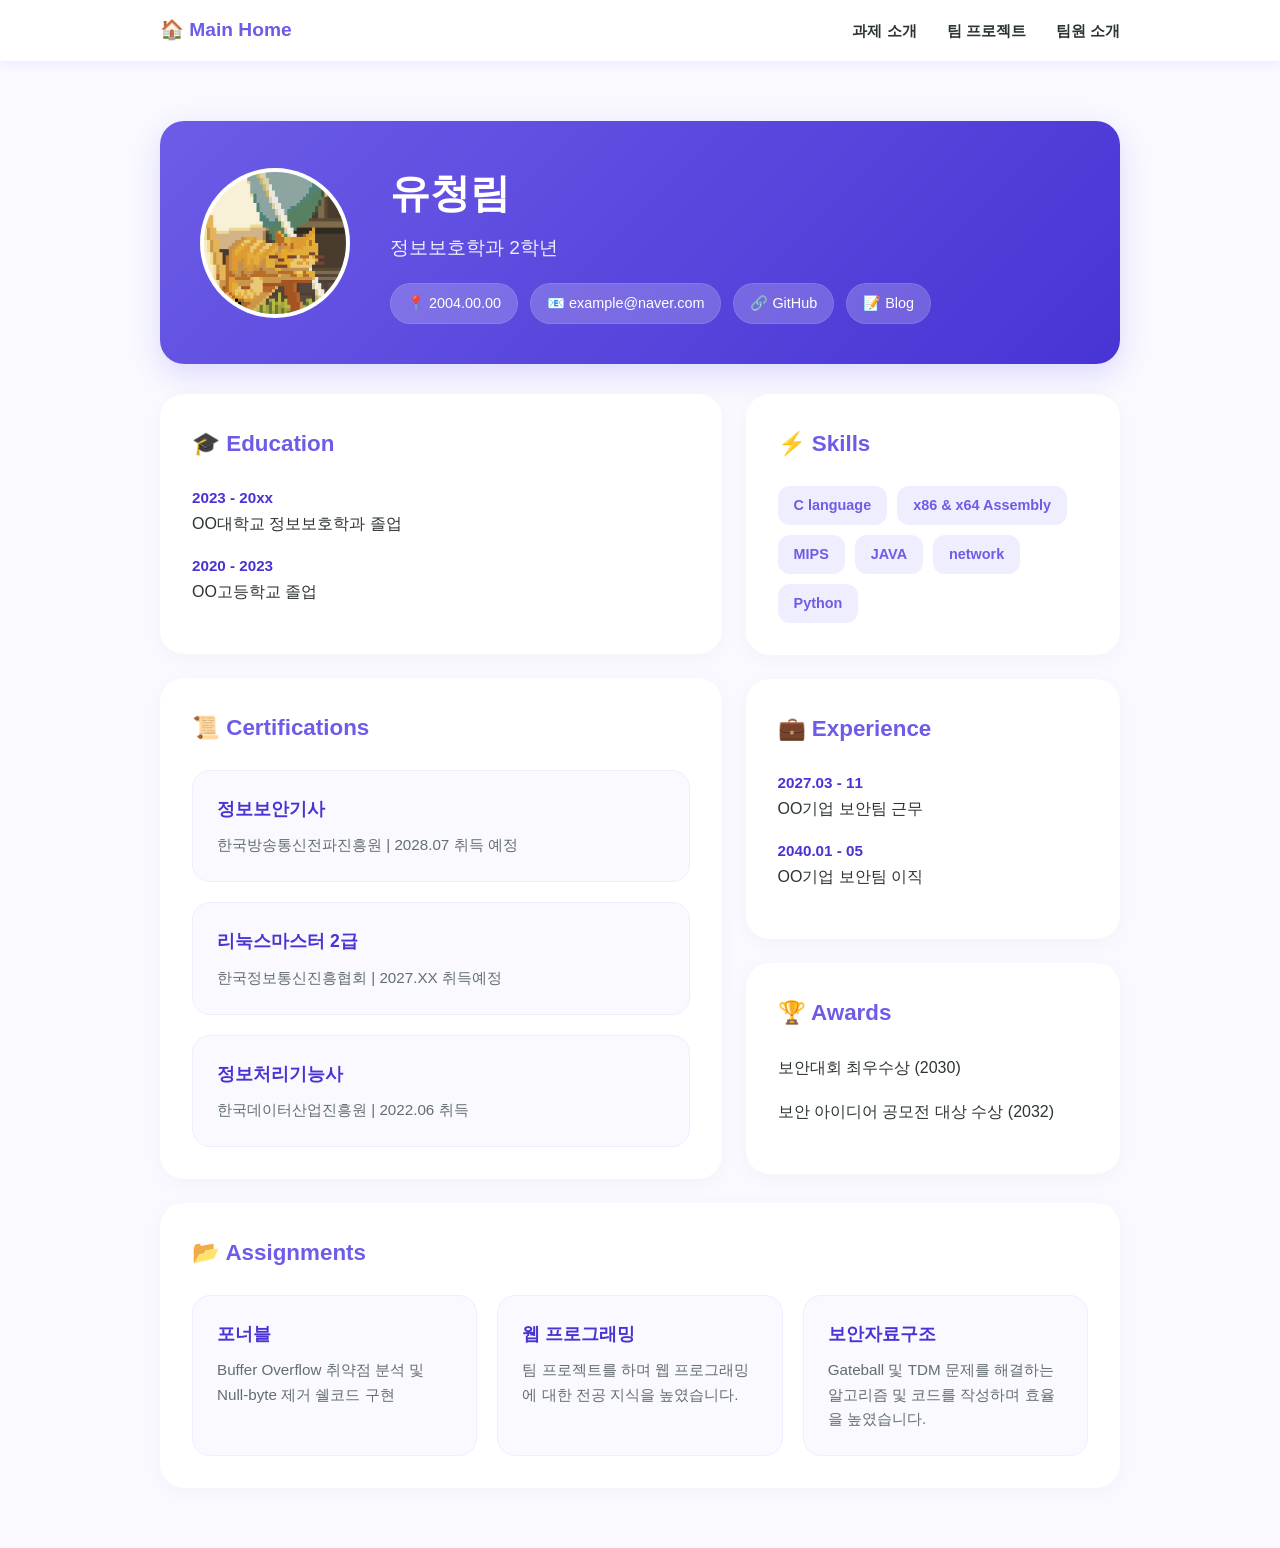
<file: index.html>
<!doctype html>
<html lang="ko">
  <head>
    <meta charset="UTF-8" />
    <meta name="viewport" content="width=device-width, initial-scale=1.0" />
    <title>Dev Portfolio - Purple Edition</title>
    <link rel="stylesheet" href="style.css" />
  </head>
  <body>
    <header class="top-nav">
      <div class="nav-container">
        <div class="nav-left">
          <a href="index.html" class="logo">🏠 Main Home</a>
        </div>
        <ul class="nav-right">
          <li><a href="assignments.html">과제 소개</a></li>
          <li><a href="project.html">팀 프로젝트</a></li>
          <li><a href="team.html">팀원 소개</a></li>
        </ul>
      </div>
    </header>

    <main class="wrapper">
      <section class="profile-card">
        <div class="profile-img">
          <img src="profile.jpg" alt="Profile" />
        </div>
        <div class="profile-details">
          <h1>유청림</h1>
          <p class="subtitle">정보보호학과 2학년</p>
          <div class="contact-tags">
            <span class="contact-link" style="cursor: default"
              >📍 2004.00.00</span
            >
            <a href="mailto:example@naver.com" class="contact-link"
              >📧 example@naver.com</a
            >
            <a
              href="https://github.com/Rocheong"
              target="_blank"
              class="contact-link"
              >🔗 GitHub</a
            >
            <a
              href="https://blog.naver.com/rocheong1714"
              target="_blank"
              class="contact-link"
              >📝 Blog</a
            >
          </div>
        </div>
      </section>

      <div class="content-grid">
        <div class="grid-item">
          <section class="info-block">
            <h2>🎓 Education</h2>
            <ul class="list">
              <li>
                <span class="date">2023 - 20xx</span>
                <span class="text">OO대학교 정보보호학과 졸업</span>
              </li>
              <li>
                <span class="date">2020 - 2023</span>
                <span class="text">OO고등학교 졸업</span>
              </li>
            </ul>
          </section>

          <section class="info-block">
            <h2>📜 Certifications</h2>
            <div class="card-container">
              <div class="item-card">
                <h3>정보보안기사</h3>
                <p>한국방송통신전파진흥원 | 2028.07 취득 예정</p>
              </div>
              <div class="item-card">
                <h3>리눅스마스터 2급</h3>
                <p>한국정보통신진흥협회 | 2027.XX 취득예정</p>
              </div>
              <div class="item-card">
                <h3>정보처리기능사</h3>
                <p>한국데이터산업진흥원 | 2022.06 취득</p>
              </div>
            </div>
          </section>
        </div>

        <div class="grid-item">
          <section class="info-block">
            <h2>⚡ Skills</h2>
            <div class="skill-tags">
              <span class="tag">C language</span>
              <span class="tag">x86 & x64 Assembly</span>
              <span class="tag">MIPS</span>
              <span class="tag">JAVA</span>
              <span class="tag">network</span>
              <span class="tag">Python</span>
            </div>
          </section>

          <section class="info-block">
            <h2>💼 Experience</h2>
            <ul class="list">
              <li>
                <span class="date">2027.03 - 11</span>
                <span class="text">OO기업 보안팀 근무</span>
              </li>
              <li>
                <span class="date">2040.01 - 05</span>
                <span class="text">OO기업 보안팀 이직</span>
              </li>
            </ul>
          </section>

          <section class="info-block">
            <h2>🏆 Awards</h2>
            <ul class="list">
              <li>
                <span class="text">보안대회 최우수상 (2030)</span>
              </li>
              <li>
                <span class="text">보안 아이디어 공모전 대상 수상 (2032)</span>
              </li>
            </ul>
          </section>
        </div>
      </div>

      <section class="info-block">
        <h2>📂 Assignments</h2>
        <div class="card-container">
          <div class="item-card">
            <h3>포너블</h3>
            <p>Buffer Overflow 취약점 분석 및 Null-byte 제거 쉘코드 구현</p>
          </div>
          <div class="item-card">
            <h3>웹 프로그래밍</h3>
            <p>
              팀 프로젝트를 하며 웹 프로그래밍에 대한 전공 지식을 높였습니다.
            </p>
          </div>
          <div class="item-card">
            <h3>보안자료구조</h3>
            <p>
              Gateball 및 TDM 문제를 해결하는 알고리즘 및 코드를 작성하며 효율을
              높였습니다.
            </p>
          </div>
        </div>
      </section>
    </main>
  </body>
</html>
</file>
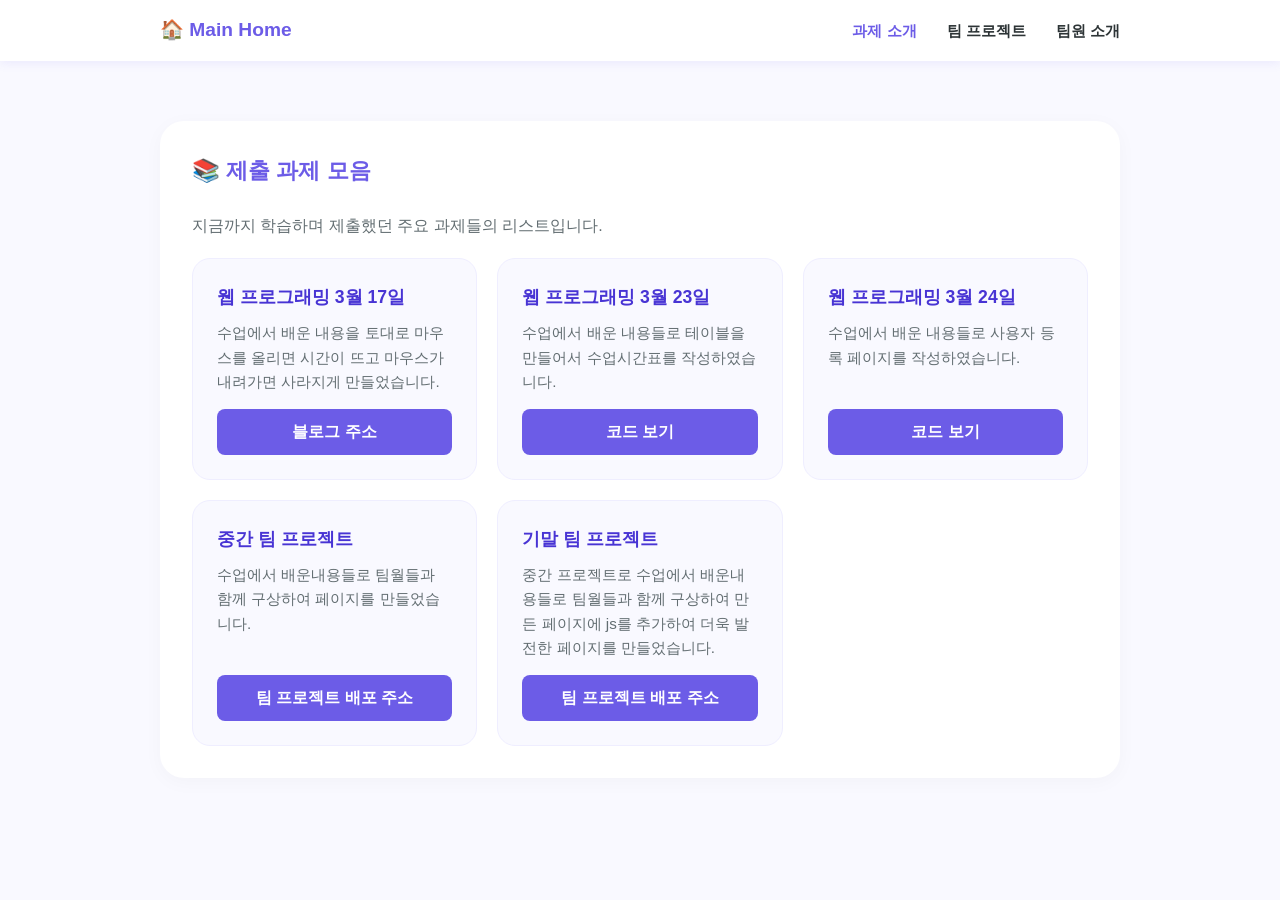
<file: assignments.html>
<!doctype html>
<html lang="ko">
  <head>
    <meta charset="UTF-8" />
    <meta name="viewport" content="width=device-width, initial-scale=1.0" />
    <title>과제 소개 - Dev Portfolio</title>
    <link rel="stylesheet" href="style.css" />
  </head>
  <body>
    <header class="top-nav">
      <div class="nav-container">
        <div class="nav-left">
          <a href="index.html" class="logo">🏠 Main Home</a>
        </div>
        <ul class="nav-right">
          <li>
            <a href="assignments.html" style="color: var(--primary-purple)"
              >과제 소개</a
            >
          </li>
          <li><a href="project.html">팀 프로젝트</a></li>
          <li><a href="team.html">팀원 소개</a></li>
        </ul>
      </div>
    </header>

    <main class="wrapper">
      <section class="info-block full-width">
        <h2>📚 제출 과제 모음</h2>
        <p style="margin-bottom: 20px; color: var(--text-sub)">
          지금까지 학습하며 제출했던 주요 과제들의 리스트입니다.
        </p>

        <div class="card-container">
          <div class="item-card">
            <h3>웹 프로그래밍 3월 17일</h3>
            <p>
              수업에서 배운 내용을 토대로 마우스를 올리면 시간이 뜨고 마우스가
              내려가면 사라지게 만들었습니다.
            </p>
            <a
              href="https://blog.naver.com/rocheong1714/224226200743"
              target="_blank"
              class="btn"
              >블로그 주소</a
            >
          </div>
          <div class="item-card">
            <h3>웹 프로그래밍 3월 23일</h3>
            <p>
              수업에서 배운 내용들로 테이블을 만들어서 수업시간표를
              작성하였습니다.
            </p>
            <a
              href="https://blog.naver.com/rocheong1714/224227154495"
              target="_blank"
              class="btn"
              >코드 보기</a
            >
          </div>
          <div class="item-card">
            <h3>웹 프로그래밍 3월 24일</h3>
            <p>수업에서 배운 내용들로 사용자 등록 페이지를 작성하였습니다.</p>
            <a
              href="https://blog.naver.com/rocheong1714/224234436231"
              target="_blank"
              class="btn"
              >코드 보기</a
            >
          </div>
          <div class="item-card">
            <h3>중간 팀 프로젝트</h3>
            <p>
              수업에서 배운내용들로 팀월들과 함께 구상하여 페이지를
              만들었습니다.
            </p>
            <a
              href="https://web-project-middle.vercel.app/"
              target="_blank"
              class="btn"
              >팀 프로젝트 배포 주소</a
            >
          </div>
          <div class="item-card">
            <h3>기말 팀 프로젝트</h3>
            <p>
              중간 프로젝트로 수업에서 배운내용들로 팀월들과 함께 구상하여 만든
              페이지에 js를 추가하여 더욱 발전한 페이지를 만들었습니다.
            </p>
            <a
              href="https://web-project-final-three.vercel.app/index.html"
              target="_blank"
              class="btn"
              >팀 프로젝트 배포 주소</a
            >
          </div>
        </div>
      </section>
    </main>
  </body>
</html>
</file>
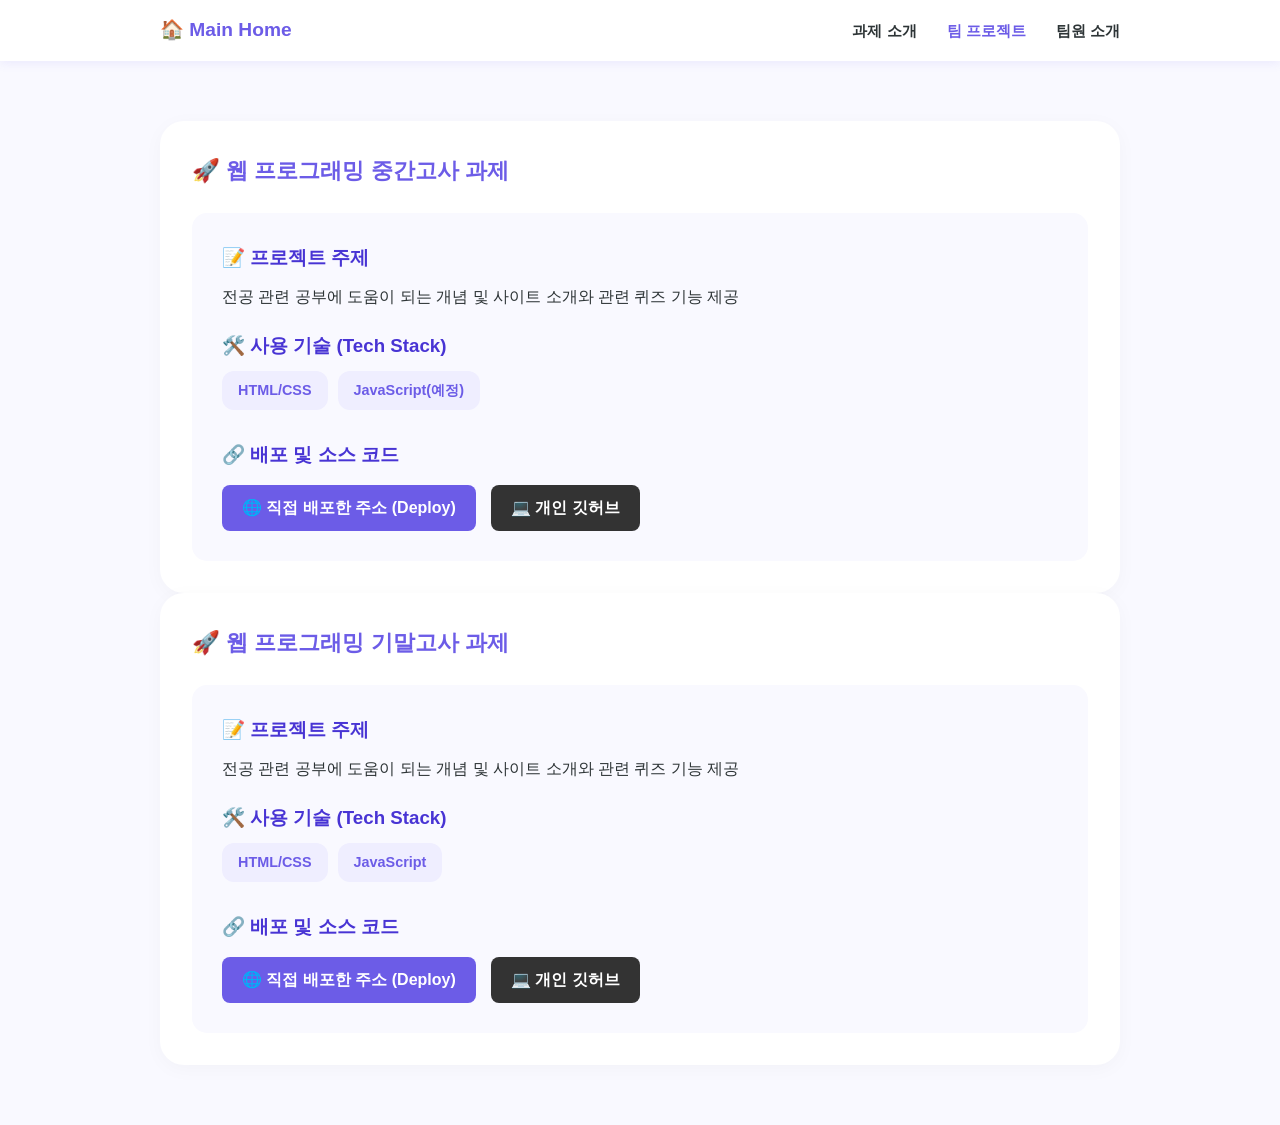
<file: project.html>
<!doctype html>
<html lang="ko">
  <head>
    <meta charset="UTF-8" />
    <meta name="viewport" content="width=device-width, initial-scale=1.0" />
    <title>팀 프로젝트 - Dev Portfolio</title>
    <link rel="stylesheet" href="style.css" />
  </head>
  <body>
    <header class="top-nav">
      <div class="nav-container">
        <div class="nav-left">
          <a href="index.html" class="logo">🏠 Main Home</a>
        </div>
        <ul class="nav-right">
          <li><a href="assignments.html">과제 소개</a></li>
          <li>
            <a href="project.html" style="color: var(--primary-purple)"
              >팀 프로젝트</a
            >
          </li>
          <li><a href="team.html">팀원 소개</a></li>
        </ul>
      </div>
    </header>

    <main class="wrapper">
      <section class="info-block full-width">
        <h2>🚀 웹 프로그래밍 중간고사 과제</h2>

        <div
          style="
            background-color: var(--bg-color);
            padding: 30px;
            border-radius: 15px;
            margin-top: 20px;
          "
        >
          <h3 style="color: var(--dark-purple); margin-bottom: 10px">
            📝 프로젝트 주제
          </h3>
          <p style="margin-bottom: 20px; line-height: 1.8">
            전공 관련 공부에 도움이 되는 개념 및 사이트 소개와 관련 퀴즈 기능
            제공
          </p>

          <h3 style="color: var(--dark-purple); margin-bottom: 10px">
            🛠️ 사용 기술 (Tech Stack)
          </h3>
          <div class="skill-tags" style="margin-bottom: 30px">
            <span class="tag">HTML/CSS</span>
            <span class="tag">JavaScript(예정)</span>
          </div>

          <h3 style="color: var(--dark-purple); margin-bottom: 15px">
            🔗 배포 및 소스 코드
          </h3>
          <div style="display: flex; gap: 15px; flex-wrap: wrap">
            <a
              href="https://web-project-middle.vercel.app/"
              target="_blank"
              class="btn"
              style="margin-top: 0"
              >🌐 직접 배포한 주소 (Deploy)</a
            >
            <a
              href="https://github.com/Rocheong/web_project_middle"
              target="_blank"
              class="btn"
              style="background-color: #333; margin-top: 0"
              >💻 개인 깃허브</a
            >
          </div>
        </div>
      </section>
      <section class="info-block full-width">
        <h2>🚀 웹 프로그래밍 기말고사 과제</h2>

        <div
          style="
            background-color: var(--bg-color);
            padding: 30px;
            border-radius: 15px;
            margin-top: 20px;
          "
        >
          <h3 style="color: var(--dark-purple); margin-bottom: 10px">
            📝 프로젝트 주제
          </h3>
          <p style="margin-bottom: 20px; line-height: 1.8">
            전공 관련 공부에 도움이 되는 개념 및 사이트 소개와 관련 퀴즈 기능
            제공
          </p>

          <h3 style="color: var(--dark-purple); margin-bottom: 10px">
            🛠️ 사용 기술 (Tech Stack)
          </h3>
          <div class="skill-tags" style="margin-bottom: 30px">
            <span class="tag">HTML/CSS</span>
            <span class="tag">JavaScript</span>
          </div>

          <h3 style="color: var(--dark-purple); margin-bottom: 15px">
            🔗 배포 및 소스 코드
          </h3>
          <div style="display: flex; gap: 15px; flex-wrap: wrap">
            <a
              href="https://web-project-final-three.vercel.app/index.html"
              target="_blank"
              class="btn"
              style="margin-top: 0"
              >🌐 직접 배포한 주소 (Deploy)</a
            >
            <a
              href="https://github.com/Rocheong/web_project_final"
              target="_blank"
              class="btn"
              style="background-color: #333; margin-top: 0"
              >💻 개인 깃허브</a
            >
          </div>
        </div>
      </section>
    </main>
  </body>
</html>
</file>
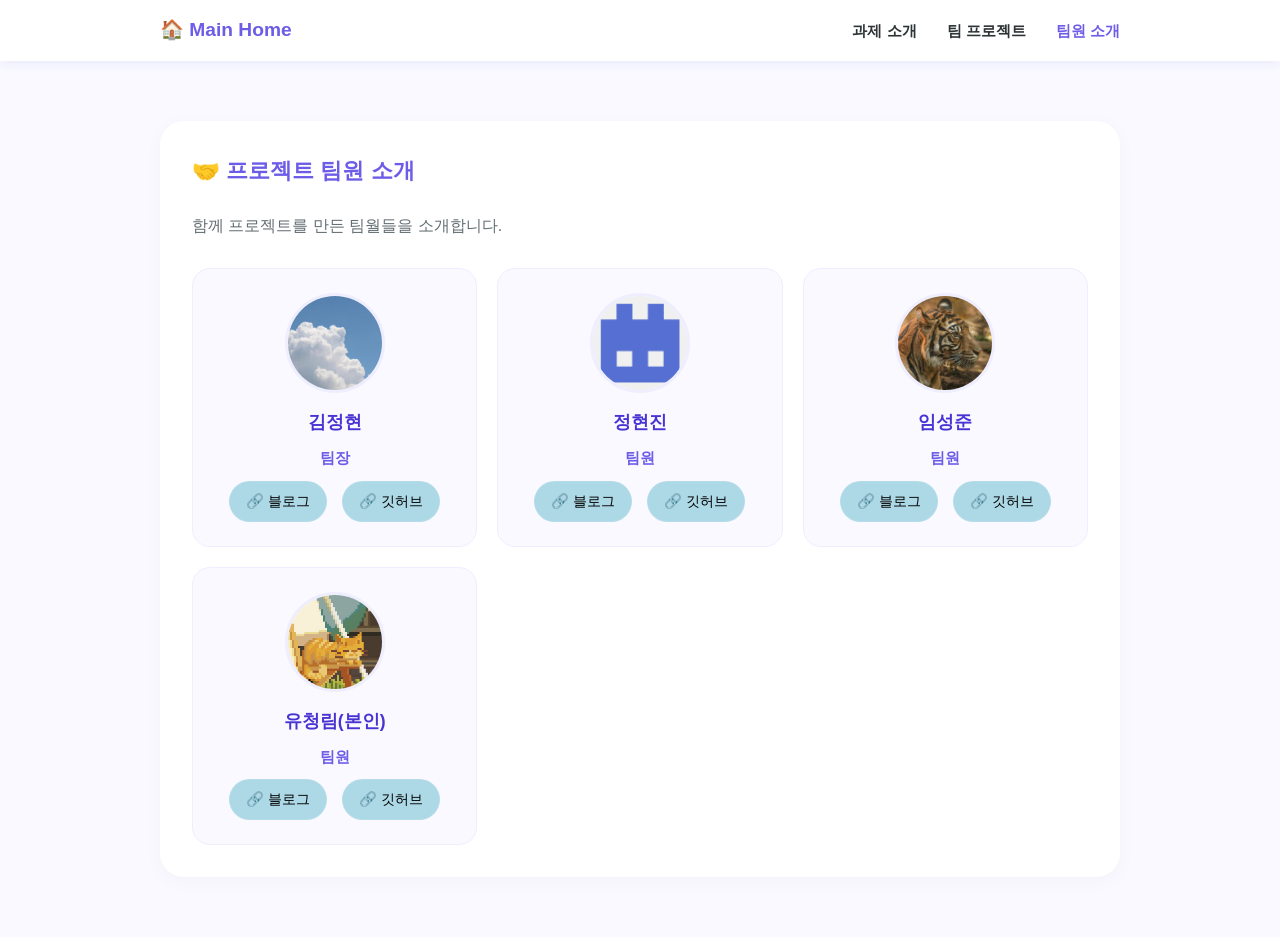
<file: team.html>
<!doctype html>
<html lang="ko">
  <head>
    <meta charset="UTF-8" />
    <meta name="viewport" content="width=device-width, initial-scale=1.0" />
    <title>팀원 소개 - Dev Portfolio</title>
    <link rel="stylesheet" href="style.css" />
  </head>
  <body>
    <header class="top-nav">
      <div class="nav-container">
        <div class="nav-left">
          <a href="index.html" class="logo">🏠 Main Home</a>
        </div>
        <ul class="nav-right">
          <li><a href="assignments.html">과제 소개</a></li>
          <li><a href="project.html">팀 프로젝트</a></li>
          <li>
            <a href="team.html" style="color: var(--primary-purple)"
              >팀원 소개</a
            >
          </li>
        </ul>
      </div>
    </header>

    <main class="wrapper">
      <section class="info-block full-width">
        <h2>🤝 프로젝트 팀원 소개</h2>
        <p style="margin-bottom: 30px; color: var(--text-sub)">
          함께 프로젝트를 만든 팀월들을 소개합니다.
        </p>

        <div class="card-container">
          <div class="item-card team-card">
            <img src="profile1.jpg" alt="팀원 1" />
            <h3>김정현</h3>
            <p
              style="
                color: var(--primary-purple);
                font-weight: bold;
                margin-bottom: 0px;
              "
            >
              팀장
            </p>

            <div class="links-container">
              <a
                href="https://shshjang14.tistory.com/"
                target="_blank"
                class="contact-link-team"
              >
                🔗 블로그
              </a>
              <a
                href="https://github.com/junghyunkim329"
                target="_blank"
                class="contact-link-team"
              >
                🔗 깃허브
              </a>
            </div>
          </div>

          <div class="item-card team-card">
            <img src="profile2.png" alt="팀원 1" />
            <h3>정현진</h3>
            <p
              style="
                color: var(--primary-purple);
                font-weight: bold;
                margin-bottom: 0px;
              "
            >
              팀원
            </p>

            <div class="links-container">
              <a
                href="https://hjstu.tistory.com/"
                target="_blank"
                class="contact-link-team"
              >
                🔗 블로그
              </a>
              <a
                href="https://github.com/zkrxnp"
                target="_blank"
                class="contact-link-team"
              >
                🔗 깃허브
              </a>
            </div>
          </div>

          <div class="item-card team-card">
            <img src="profile3.png" alt="팀원 1" />
            <h3>임성준</h3>
            <p
              style="
                color: var(--primary-purple);
                font-weight: bold;
                margin-bottom: 0px;
              "
            >
              팀원
            </p>

            <div class="links-container">
              <a
                href="https://lsjking911.tistory.com/"
                target="_blank"
                class="contact-link-team"
              >
                🔗 블로그
              </a>
              <a
                href="https://github.com/lsjking"
                target="_blank"
                class="contact-link-team"
              >
                🔗 깃허브
              </a>
            </div>
          </div>

          <div class="item-card team-card">
            <img src="profile.jpg" alt="팀원 1" />
            <h3>유청림(본인)</h3>
            <p
              style="
                color: var(--primary-purple);
                font-weight: bold;
                margin-bottom: 0px;
              "
            >
              팀원
            </p>

            <div class="links-container">
              <a
                href="https://blog.naver.com/rocheong1714"
                target="_blank"
                class="contact-link-team"
              >
                🔗 블로그
              </a>
              <a
                href="https://github.com/Rocheong"
                target="_blank"
                class="contact-link-team"
              >
                🔗 깃허브
              </a>
            </div>
          </div>
        </div>
      </section>
    </main>
  </body>
</html>
</file>
<file: style.css>
/* 변수 설정: 보라색 테마 */
:root {
  --primary-purple: #6c5ce7;
  --dark-purple: #4834d4;
  --light-purple: #efeeff;
  --bg-color: #f9f9ff;
  --card-bg: #ffffff;
  --text-main: #2d3436;
  --text-sub: #636e72;
  --white: #ffffff;
}

* {
  margin: 0;
  padding: 0;
  box-sizing: border-box;
}

body {
  background-color: var(--bg-color);
  color: var(--text-main);
  font-family:
    'Pretendard',
    -apple-system,
    sans-serif;
  line-height: 1.6;
}

/* =========================================
   상단 네비게이션 바 스타일
========================================= */
.top-nav {
  background-color: var(--card-bg);
  box-shadow: 0 2px 10px rgba(108, 92, 231, 0.1);
  position: sticky;
  top: 0;
  z-index: 1000;
}

.nav-container {
  max-width: 1000px;
  margin: 0 auto;
  padding: 15px 20px;
  display: flex;
  justify-content: space-between;
  align-items: center;
}

.logo {
  font-size: 1.2rem;
  font-weight: 800;
  color: var(--primary-purple);
  text-decoration: none;
  transition: color 0.3s;
}

.logo:hover {
  color: var(--dark-purple);
}

.nav-right {
  display: flex;
  gap: 30px;
  list-style: none;
}

.nav-right a {
  text-decoration: none;
  color: var(--text-main);
  font-weight: 600;
  font-size: 0.95rem;
  transition: color 0.3s ease;
}

.nav-right a:hover {
  color: var(--primary-purple);
}

/* =========================================
   메인 콘텐츠 스타일
========================================= */
.wrapper {
  max-width: 1000px;
  margin: 40px auto;
  padding: 20px;
}

/* 프로필 카드 섹션 (수정됨: 이미지 찌그러짐 방지) */
.profile-card {
  background: linear-gradient(
    135deg,
    var(--primary-purple),
    var(--dark-purple)
  );
  border-radius: 24px;
  padding: 40px;
  display: flex;
  align-items: center;
  gap: 40px;
  color: var(--white);
  margin-bottom: 30px;
  box-shadow: 0 10px 30px rgba(108, 92, 231, 0.2);
}

.profile-img {
  flex-shrink: 0;
  width: 150px;
  height: 150px;
}

.profile-img img {
  width: 100%;
  height: 100%;
  border-radius: 50%; /* 완벽한 동그라미 */
  border: 4px solid rgba(255, 255, 255, 0.3);
  object-fit: cover;
  background-color: var(--white);
  display: block;
}

.profile-details h1 {
  font-size: 2.5rem;
  margin-bottom: 8px;
}

.subtitle {
  font-size: 1.2rem;
  opacity: 0.9;
  margin-bottom: 20px;
}

.contact-tags {
  display: flex;
  flex-wrap: wrap;
  gap: 12px;
}

.contact-link {
  background: rgba(255, 255, 255, 0.2);
  color: var(--white);
  padding: 8px 16px;
  border-radius: 30px;
  font-size: 0.9rem;
  text-decoration: none;
  transition: all 0.3s ease;
  display: flex;
  align-items: center;
  gap: 8px;
  border: 1px solid rgba(255, 255, 255, 0.1);
}

.contact-link:hover {
  background: var(--white);
  color: var(--primary-purple);
  transform: translateY(-2px);
}

/* 그리드 레이아웃 */
.content-grid {
  display: grid;
  grid-template-columns: 1.5fr 1fr;
  gap: 24px;
  margin-bottom: 24px;
}

.grid-item {
  display: flex;
  flex-direction: column;
  gap: 24px;
}

.info-block {
  background: var(--card-bg);
  padding: 32px;
  border-radius: 24px;
  box-shadow: 0 4px 20px rgba(0, 0, 0, 0.03);
}

.info-block.full-width {
  grid-column: 1 / -1;
}

.info-block h2 {
  font-size: 1.4rem;
  color: var(--primary-purple);
  margin-bottom: 24px;
  display: flex;
  align-items: center;
  gap: 12px;
}

.list {
  list-style: none;
}

.list li {
  margin-bottom: 18px;
  display: flex;
  flex-direction: column;
}

.list .date {
  font-weight: bold;
  color: var(--dark-purple);
  font-size: 0.95rem;
}

.list .text {
  color: var(--text-main);
  font-size: 1rem;
}

.skill-tags {
  display: flex;
  flex-wrap: wrap;
  gap: 10px;
}

.tag {
  background-color: var(--light-purple);
  color: var(--primary-purple);
  padding: 8px 16px;
  border-radius: 12px;
  font-weight: bold;
  font-size: 0.9rem;
}

/* 프로젝트 및 카드 컴포넌트 */
.card-container {
  display: grid;
  grid-template-columns: repeat(auto-fit, minmax(280px, 1fr));
  gap: 20px;
}

.item-card {
  background-color: var(--bg-color);
  padding: 24px;
  border-radius: 18px;
  border: 1px solid var(--light-purple);
  transition: all 0.3s ease;
  display: flex;
  flex-direction: column;
  height: 100%;
}

.item-card:hover {
  transform: translateY(-5px);
  border-color: var(--primary-purple);
  box-shadow: 0 8px 15px rgba(108, 92, 231, 0.1);
}

.item-card h3 {
  font-size: 1.1rem;
  margin-bottom: 10px;
  color: var(--dark-purple);
}

.item-card p {
  font-size: 0.95rem;
  color: var(--text-sub);
  flex-grow: 1;
}

/* 팀원 카드 전용 스타일 */
.team-card {
  align-items: center;
  text-align: center;
}

.team-card img {
  width: 100px;
  height: 100px;
  border-radius: 50%;
  margin-bottom: 15px;
  object-fit: cover;
  border: 3px solid var(--light-purple);
}

/* 버튼 스타일 */
.btn {
  display: inline-block;
  padding: 10px 20px;
  background-color: var(--primary-purple);
  color: white;
  text-decoration: none;
  border-radius: 8px;
  font-weight: bold;
  text-align: center;
  margin-top: 15px;
  transition: background-color 0.3s;
}

.btn:hover {
  background-color: var(--dark-purple);
}

/* =========================================
   모바일 & 태블릿 반응형 처리
========================================= */
@media screen and (max-width: 768px) {
  .nav-container {
    flex-direction: column;
    gap: 15px;
    padding: 15px;
  }

  .nav-right {
    gap: 15px;
    flex-wrap: wrap;
    justify-content: center;
  }

  .wrapper {
    margin: 20px auto;
  }

  .profile-card {
    flex-direction: column;
    text-align: center;
    padding: 40px 20px;
  }

  .contact-tags {
    justify-content: center;
  }

  .content-grid {
    grid-template-columns: 1fr;
  }

  .info-block {
    text-align: center;
  }

  .list li {
    align-items: center;
  }

  .skill-tags {
    justify-content: center;
  }
}
.contact-link-team {
  background: lightblue;
  color: var(--white);
  padding: 8px 16px;
  border-radius: 30px;
  font-size: 0.9rem;
  text-decoration: none;
  transition: all 0.3s ease;
  display: flex;
  align-items: center;
  gap: 8px;
  border: 1px solid rgba(255, 255, 255, 0.1);
  color: black;
  text-decoration: none;
}
.contact-link-team:hover {
  color: #1a237e;
}

.links-container {
  display: flex;
  flex-direction: row;
  justify-content: center;
  gap: 15px;
  margin-top: 10px !important;
  width: 100%;
}
</file>
